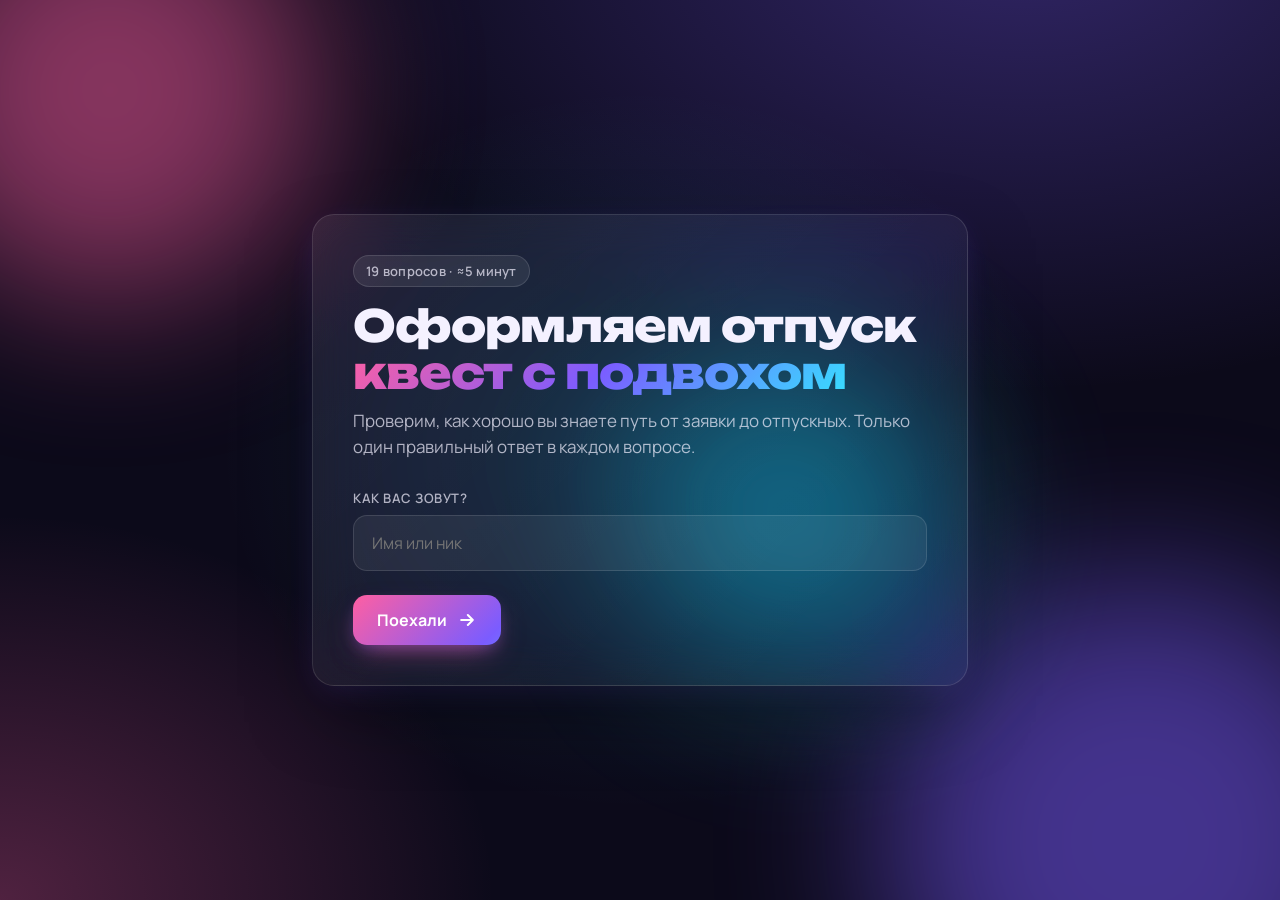
<file: index.html>
<!doctype html>
<html lang="ru">
  <head>
    <meta charset="utf-8" />
    <meta name="viewport" content="width=device-width,initial-scale=1,viewport-fit=cover" />
    <title>Квиз: Оформляем отпуск</title>
    <link rel="preconnect" href="https://fonts.googleapis.com" />
    <link rel="preconnect" href="https://fonts.gstatic.com" crossorigin />
    <link href="https://fonts.googleapis.com/css2?family=Manrope:wght@400;500;600;700;800&family=Unbounded:wght@600;700;800&display=swap" rel="stylesheet" />
    <link rel="stylesheet" href="styles.css" />
  </head>
  <body>
    <div class="bg">
      <div class="blob blob1"></div>
      <div class="blob blob2"></div>
      <div class="blob blob3"></div>
    </div>

    <main id="app" class="app">
      <!-- Экран старта -->
      <section id="screen-start" class="card screen active">
        <div class="badge">19 вопросов · ≈5 минут</div>
        <h1 class="title">
          Оформляем отпуск<br /><span class="title-accent">квест с подвохом</span>
        </h1>
        <p class="subtitle">
          Проверим, как хорошо вы знаете путь от заявки до отпускных. Только один правильный ответ в каждом вопросе.
        </p>
        <label class="field">
          <span class="field-label">Как вас зовут?</span>
          <input
            id="name"
            type="text"
            maxlength="80"
            autocomplete="off"
            placeholder="Имя или ник"
          />
        </label>
        <button id="start-btn" class="btn btn-primary">
          Поехали
          <svg viewBox="0 0 24 24" width="20" height="20" fill="none" stroke="currentColor" stroke-width="2.4" stroke-linecap="round" stroke-linejoin="round"><path d="M5 12h14M13 6l6 6-6 6"/></svg>
        </button>
      </section>

      <!-- Экран вопроса -->
      <section id="screen-quiz" class="card screen">
        <header class="quiz-header">
          <div class="progress">
            <div id="progress-bar" class="progress-bar"></div>
          </div>
          <div class="progress-meta">
            <span id="q-counter">1 / 19</span>
            <span id="score-counter" class="score">0 ✓</span>
          </div>
        </header>

        <h2 id="question-text" class="question"></h2>
        <ul id="options" class="options"></ul>

        <div id="feedback" class="feedback" aria-live="polite"></div>

        <div class="quiz-footer">
          <button id="next-btn" class="btn btn-primary" disabled>
            Дальше
            <svg viewBox="0 0 24 24" width="18" height="18" fill="none" stroke="currentColor" stroke-width="2.4" stroke-linecap="round" stroke-linejoin="round"><path d="M5 12h14M13 6l6 6-6 6"/></svg>
          </button>
        </div>
      </section>

      <!-- Экран финиша -->
      <section id="screen-finish" class="card screen">
        <div id="finish-emoji" class="finish-emoji">🎉</div>
        <h2 id="finish-title" class="title">Готово!</h2>
        <p id="finish-subtitle" class="subtitle"></p>
        <div class="result-big">
          <span id="result-score">0</span><span class="result-total">/ 19</span>
        </div>
        <div class="result-percent" id="result-percent">0%</div>

        <div id="review" class="review"></div>

        <div class="finish-actions">
          <button id="restart-btn" class="btn btn-ghost">Пройти ещё раз</button>
        </div>
      </section>
    </main>

    <!-- Оверлей награды -->
    <div id="award-overlay" class="award-overlay" aria-hidden="true">
      <div class="award-stage">
        <div class="award-glow"></div>
        <div id="award-medal" class="award-medal">
          <div class="award-medal-ring"></div>
          <div class="award-medal-core">
            <span id="award-emoji" class="award-emoji">🏆</span>
          </div>
          <div class="award-ribbon left"></div>
          <div class="award-ribbon right"></div>
        </div>
        <div class="award-text-wrap">
          <div class="award-eyebrow">Вам присвоено звание</div>
          <h2 id="award-title" class="award-title"></h2>
          <p id="award-subtitle" class="award-subtitle"></p>
          <div class="award-score"><span id="award-score-value">0</span> из <span id="award-score-total">19</span></div>
        </div>
        <button id="award-continue" class="btn btn-primary award-continue">
          Посмотреть, где ошибся
        </button>
      </div>
    </div>

    <canvas id="confetti"></canvas>

    <script src="questions.js"></script>
    <script src="app.js"></script>
  </body>
</html>
</file>
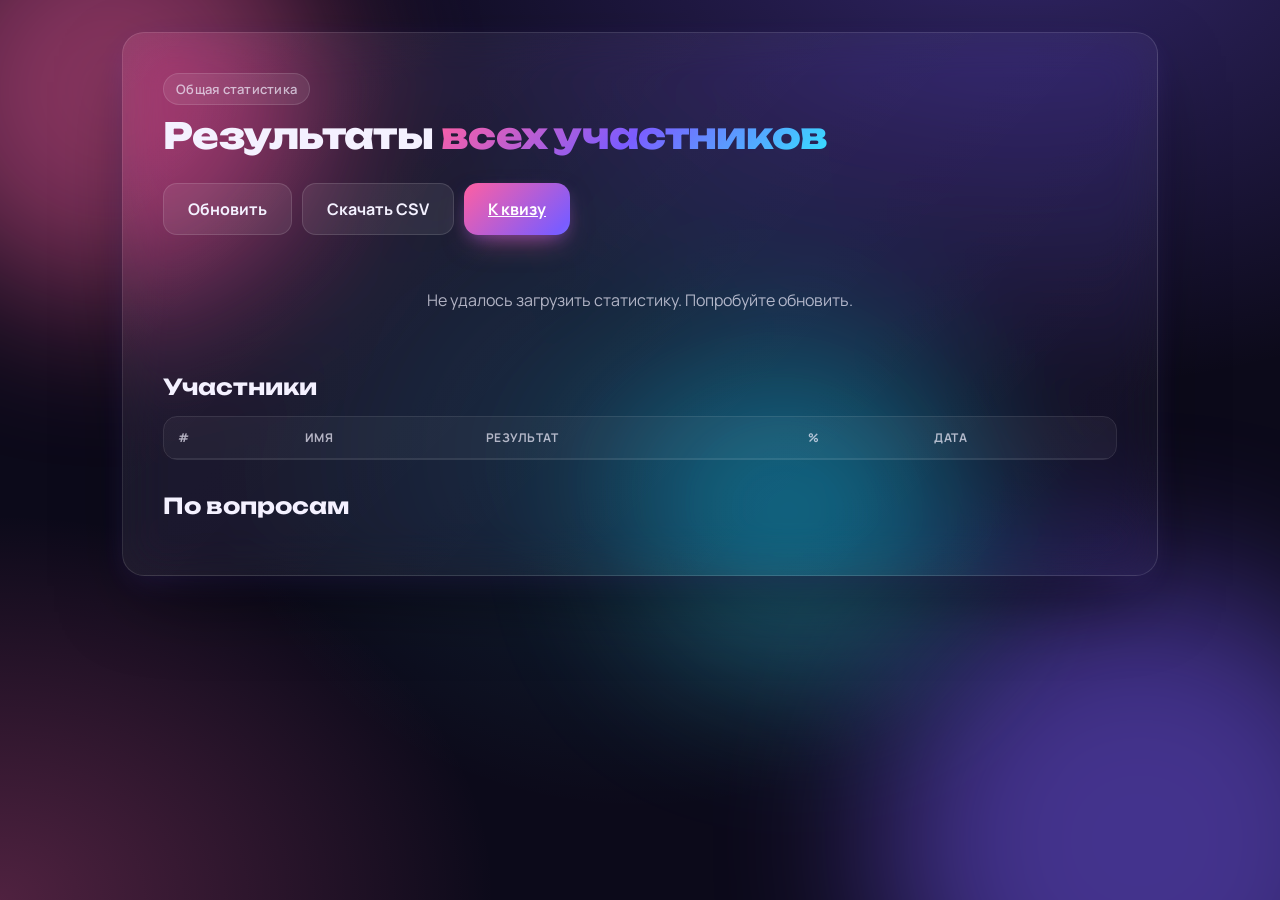
<file: stats.html>
<!doctype html>
<html lang="ru">
  <head>
    <meta charset="utf-8" />
    <meta name="viewport" content="width=device-width,initial-scale=1" />
    <title>Статистика · Викторина по отпускам</title>
    <link rel="preconnect" href="https://fonts.googleapis.com" />
    <link rel="preconnect" href="https://fonts.gstatic.com" crossorigin />
    <link href="https://fonts.googleapis.com/css2?family=Manrope:wght@400;500;600;700;800&family=Unbounded:wght@600;700;800&display=swap" rel="stylesheet" />
    <link rel="stylesheet" href="styles.css" />
    <style>
      .app.wide { max-width: 1100px; align-items: flex-start; padding-top: 32px; padding-bottom: 64px; }
      .stats-header { display: flex; justify-content: space-between; align-items: center; gap: 16px; flex-wrap: wrap; margin-bottom: 24px; }
      .kpi-row { display: grid; grid-template-columns: repeat(auto-fit, minmax(180px, 1fr)); gap: 14px; margin-bottom: 32px; }
      .kpi { background: linear-gradient(135deg, rgba(255,255,255,0.08), rgba(255,255,255,0.03)); border: 1px solid var(--border); border-radius: var(--radius-sm); padding: 18px 20px; backdrop-filter: blur(20px); }
      .kpi-label { font-size: 12px; font-weight: 600; color: var(--text-muted); letter-spacing: 0.04em; text-transform: uppercase; margin-bottom: 6px; }
      .kpi-value { font-family: 'Unbounded', sans-serif; font-size: 36px; font-weight: 800; line-height: 1; background: var(--grad-primary); background-size: 200% 200%; -webkit-background-clip: text; background-clip: text; color: transparent; animation: gradient-shift 5s ease infinite; }
      .section-title { font-family: 'Unbounded', sans-serif; font-size: 22px; font-weight: 700; margin: 32px 0 16px; }
      .table-wrap { overflow-x: auto; border-radius: var(--radius-sm); border: 1px solid var(--border); }
      table { width: 100%; border-collapse: collapse; font-size: 14px; min-width: 560px; }
      th, td { padding: 12px 14px; text-align: left; border-bottom: 1px solid var(--border); }
      th { font-size: 12px; font-weight: 700; text-transform: uppercase; letter-spacing: 0.04em; color: var(--text-muted); background: rgba(255,255,255,0.04); }
      tr:last-child td { border-bottom: none; }
      tr:hover td { background: rgba(255,255,255,0.04); }
      .pill { display: inline-block; padding: 3px 10px; border-radius: 999px; font-weight: 700; font-size: 12px; }
      .pill.green { background: rgba(61,220,151,0.18); color: #b6f5d8; }
      .pill.red { background: rgba(255,94,126,0.18); color: #ffd0d8; }
      .pill.gray { background: rgba(255,255,255,0.08); color: var(--text-muted); }
      .q-card { background: rgba(255,255,255,0.04); border: 1px solid var(--border); border-radius: var(--radius-sm); padding: 18px; margin-bottom: 12px; }
      .q-head { display: flex; justify-content: space-between; gap: 16px; margin-bottom: 10px; align-items: flex-start; flex-wrap: wrap; }
      .q-num { font-weight: 700; color: var(--text-muted); margin-right: 8px; }
      .q-title { font-weight: 700; line-height: 1.4; flex: 1; }
      .opt-row { display: grid; grid-template-columns: 24px 1fr 80px; gap: 10px; align-items: center; padding: 6px 0; font-size: 14px; }
      .opt-letter { width: 22px; height: 22px; border-radius: 6px; background: rgba(255,255,255,0.08); display: grid; place-items: center; font-size: 11px; font-weight: 700; color: var(--text-muted); }
      .opt-row.is-correct .opt-letter { background: var(--grad-success); color: #053b25; }
      .opt-bar-wrap { background: rgba(255,255,255,0.06); border-radius: 6px; height: 8px; overflow: hidden; position: relative; margin-top: 4px; }
      .opt-bar { height: 100%; background: rgba(255,255,255,0.25); border-radius: 6px; transition: width 0.6s; }
      .opt-row.is-correct .opt-bar { background: var(--grad-success); }
      .opt-text { line-height: 1.4; }
      .opt-pct { font-weight: 700; font-size: 13px; text-align: right; color: var(--text-muted); font-variant-numeric: tabular-nums; }
      .top-actions { display: flex; gap: 10px; flex-wrap: wrap; }
      .empty { text-align: center; color: var(--text-muted); padding: 60px 20px; }
      .loading { text-align: center; padding: 30px; color: var(--text-muted); }
    </style>
  </head>
  <body>
    <div class="bg">
      <div class="blob blob1"></div>
      <div class="blob blob2"></div>
      <div class="blob blob3"></div>
    </div>

    <main class="app wide">
      <div class="card" style="width: 100%;">
        <div class="stats-header">
          <div>
            <div class="badge">Общая статистика</div>
            <h1 class="title" style="font-size: clamp(26px, 4vw, 36px); margin-top: 12px;">
              Результаты <span class="title-accent">всех участников</span>
            </h1>
          </div>
          <div class="top-actions">
            <button class="btn btn-ghost" id="refresh">Обновить</button>
            <button class="btn btn-ghost" id="csv">Скачать CSV</button>
            <a class="btn btn-primary" href="index.html">К квизу</a>
          </div>
        </div>

        <div id="loading" class="loading">Загружаем данные…</div>

        <div class="kpi-row" id="kpi-row" style="display:none;"></div>

        <h2 class="section-title">Участники</h2>
        <div class="table-wrap">
          <table id="sessions-table">
            <thead>
              <tr>
                <th>#</th><th>Имя</th><th>Результат</th><th>%</th><th>Дата</th>
              </tr>
            </thead>
            <tbody></tbody>
          </table>
        </div>

        <h2 class="section-title">По вопросам</h2>
        <div id="questions"></div>
      </div>
    </main>

    <script src="questions.js"></script>
    <script>
      // Тот же токен — read-only сценарий тоже требует auth для приватных, но
      // публичные репо читаются без токена. Используем без auth для простоты и кэша.
      const GH_OWNER = 'irazen86';
      const GH_REPO  = 'otpusk-quiz';
      const GH_ISSUE = 1;

      const fmtDate = (s) => {
        if (!s) return '—';
        const d = new Date(s);
        return d.toLocaleString('ru-RU', { day:'2-digit', month:'2-digit', year:'2-digit', hour:'2-digit', minute:'2-digit' });
      };

      function escapeHtml(s) {
        return String(s).replace(/[&<>"']/g, (c) => ({'&':'&amp;','<':'&lt;','>':'&gt;','"':'&quot;',"'":'&#39;'}[c]));
      }

      function parseSessionFromBody(body) {
        // Извлекаем JSON между ```json ... ```
        const m = body.match(/```json\s*([\s\S]*?)\s*```/);
        if (!m) return null;
        try {
          return JSON.parse(m[1]);
        } catch (_) {
          return null;
        }
      }

      let cachedSessions = [];

      async function loadStats() {
        const loading = document.getElementById('loading');
        loading.style.display = 'block';
        loading.textContent = 'Загружаем данные…';
        try {
          // Постранично: до 100 на страницу, проходим все страницы
          const sessions = [];
          for (let page = 1; page <= 20; page++) {
            const url = `https://api.github.com/repos/${GH_OWNER}/${GH_REPO}/issues/${GH_ISSUE}/comments?per_page=100&page=${page}&_=${Date.now()}`;
            const r = await fetch(url, {
              headers: { 'Accept': 'application/vnd.github+json' },
              cache: 'no-store'
            });
            if (!r.ok) throw new Error('HTTP ' + r.status);
            const comments = await r.json();
            if (!comments.length) break;
            comments.forEach((c) => {
              const s = parseSessionFromBody(c.body || '');
              if (s) sessions.push(s);
            });
            if (comments.length < 100) break;
          }
          // Сортировка по дате финиша (свежие сверху)
          sessions.sort((a, b) => new Date(b.finishedAt || 0) - new Date(a.finishedAt || 0));
          cachedSessions = sessions;
          loading.style.display = 'none';
          document.getElementById('kpi-row').style.display = '';
          renderKPIs(sessions);
          renderSessions(sessions);
          renderQuestions(sessions);
        } catch (e) {
          loading.textContent = 'Не удалось загрузить статистику. Попробуйте обновить.';
        }
      }

      function renderKPIs(sessions) {
        const total = sessions.length;
        const totalAnswers = sessions.reduce((s, x) => s + (x.answers ? x.answers.length : 0), 0);
        const totalCorrect = sessions.reduce((s, x) => s + (x.score || 0), 0);
        const accuracy = totalAnswers ? Math.round((totalCorrect / totalAnswers) * 100) : 0;
        const avgScore = total ? (totalCorrect / total).toFixed(1) : '—';
        document.getElementById('kpi-row').innerHTML = `
          <div class="kpi"><div class="kpi-label">Всего прошло</div><div class="kpi-value">${total}</div></div>
          <div class="kpi"><div class="kpi-label">Средний балл</div><div class="kpi-value">${avgScore}</div></div>
          <div class="kpi"><div class="kpi-label">Точность</div><div class="kpi-value">${accuracy}%</div></div>
          <div class="kpi"><div class="kpi-label">Всего ответов</div><div class="kpi-value">${totalAnswers}</div></div>
        `;
      }

      function renderSessions(sessions) {
        const tbody = document.querySelector('#sessions-table tbody');
        if (!sessions.length) {
          tbody.innerHTML = `<tr><td colspan="5" class="empty">Пока никто не проходил</td></tr>`;
          return;
        }
        tbody.innerHTML = sessions.map((s, idx) => {
          const total = s.total || 0;
          const pct = total ? Math.round((s.score / total) * 100) : 0;
          return `<tr>
            <td>${idx + 1}</td>
            <td>${escapeHtml(s.name || '—')}</td>
            <td><strong>${s.score}</strong> / ${total}</td>
            <td><span class="pill ${pct >= 80 ? 'green' : pct >= 50 ? 'gray' : 'red'}">${pct}%</span></td>
            <td>${fmtDate(s.finishedAt || s.startedAt)}</td>
          </tr>`;
        }).join('');
      }

      function renderQuestions(sessions) {
        const QS = window.QUIZ_QUESTIONS || [];
        const wrap = document.getElementById('questions');
        wrap.innerHTML = QS.map((q, idx) => {
          const optsCount = q.options.map(() => 0);
          let total = 0;
          let correctCount = 0;
          sessions.forEach((s) => {
            const a = (s.answers || []).find((x) => x.qIndex === idx);
            if (a && typeof a.chosen === 'number' && a.chosen >= 0 && a.chosen < q.options.length) {
              optsCount[a.chosen]++;
              total++;
              if (a.chosen === q.correct) correctCount++;
            }
          });
          const accuracy = total ? Math.round((correctCount / total) * 100) : 0;
          const optsHtml = q.options.map((opt, i) => {
            const cnt = optsCount[i];
            const pct = total ? Math.round((cnt / total) * 100) : 0;
            return `<div class="opt-row ${i === q.correct ? 'is-correct' : ''}">
              <span class="opt-letter">${'АБВГДЕ'[i]}</span>
              <div>
                <div class="opt-text">${escapeHtml(opt)}</div>
                <div class="opt-bar-wrap"><div class="opt-bar" style="width: ${pct}%"></div></div>
              </div>
              <span class="opt-pct">${pct}% · ${cnt}</span>
            </div>`;
          }).join('');
          return `<div class="q-card">
            <div class="q-head">
              <div class="q-title"><span class="q-num">${idx + 1}.</span>${escapeHtml(q.q)}</div>
              <span class="pill ${accuracy >= 70 ? 'green' : accuracy >= 40 ? 'gray' : 'red'}">${accuracy}% верно · ${total} отв.</span>
            </div>
            ${optsHtml}
          </div>`;
        }).join('');
      }

      function downloadCsv() {
        if (!cachedSessions.length) return;
        const rows = [['#', 'Имя', 'Балл', 'Всего', 'Процент', 'Начало', 'Финиш']];
        cachedSessions.forEach((s, i) => {
          const pct = s.total ? Math.round((s.score / s.total) * 100) + '%' : '0%';
          rows.push([i + 1, s.name, s.score, s.total, pct, s.startedAt || '', s.finishedAt || '']);
        });
        const csv = rows.map((r) => r.map((c) => `"${String(c).replace(/"/g, '""')}"`).join(',')).join('\n');
        const blob = new Blob(['\uFEFF' + csv], { type: 'text/csv;charset=utf-8;' });
        const url = URL.createObjectURL(blob);
        const a = document.createElement('a');
        a.href = url;
        a.download = `quiz-results-${new Date().toISOString().slice(0,10)}.csv`;
        a.click();
        URL.revokeObjectURL(url);
      }

      document.getElementById('refresh').addEventListener('click', loadStats);
      document.getElementById('csv').addEventListener('click', downloadCsv);
      loadStats();
    </script>
  </body>
</html>
</file>
<file: styles.css>
/* ============ Базовая палитра ============ */
:root {
  --bg-0: #0c0a1a;
  --bg-1: #14102a;
  --surface: rgba(255, 255, 255, 0.06);
  --surface-strong: rgba(255, 255, 255, 0.1);
  --border: rgba(255, 255, 255, 0.12);
  --text: #f4f1ff;
  --text-muted: rgba(244, 241, 255, 0.7);
  --text-faint: rgba(244, 241, 255, 0.45);

  --accent: #ff5fa2;       /* розовая фуксия */
  --accent-2: #7b5cff;     /* фиолет */
  --accent-3: #36e0ff;     /* бирюза */
  --success: #3ddc97;
  --error: #ff5e7e;

  --grad-primary: linear-gradient(135deg, #ff5fa2 0%, #7b5cff 50%, #36e0ff 100%);
  --grad-success: linear-gradient(135deg, #3ddc97 0%, #36e0ff 100%);
  --grad-error: linear-gradient(135deg, #ff5e7e 0%, #ff8a3d 100%);

  --radius: 22px;
  --radius-sm: 14px;

  --shadow-card: 0 30px 80px -20px rgba(0, 0, 0, 0.55),
    0 8px 32px -8px rgba(123, 92, 255, 0.25);
}

* { box-sizing: border-box; }

html, body {
  margin: 0;
  padding: 0;
  min-height: 100%;
  font-family: 'Manrope', system-ui, -apple-system, sans-serif;
  background: var(--bg-0);
  color: var(--text);
  -webkit-font-smoothing: antialiased;
  -moz-osx-font-smoothing: grayscale;
  overflow-x: hidden;
}

body {
  min-height: 100vh;
  background:
    radial-gradient(1200px 800px at 80% -10%, rgba(123, 92, 255, 0.35), transparent 60%),
    radial-gradient(900px 700px at 0% 100%, rgba(255, 95, 162, 0.28), transparent 55%),
    radial-gradient(700px 600px at 50% 50%, rgba(54, 224, 255, 0.12), transparent 60%),
    var(--bg-0);
}

/* ============ Фоновые "блобы" ============ */
.bg {
  position: fixed;
  inset: 0;
  pointer-events: none;
  overflow: hidden;
  z-index: 0;
}
.blob {
  position: absolute;
  border-radius: 50%;
  filter: blur(80px);
  opacity: 0.5;
  animation: float 18s ease-in-out infinite;
}
.blob1 { width: 420px; height: 420px; background: #ff5fa2; top: -120px; left: -100px; }
.blob2 { width: 520px; height: 520px; background: #7b5cff; bottom: -200px; right: -120px; animation-delay: -4s; animation-duration: 22s; }
.blob3 { width: 320px; height: 320px; background: #36e0ff; top: 40%; left: 50%; opacity: 0.35; animation-delay: -8s; animation-duration: 26s; }

@keyframes float {
  0%, 100% { transform: translate(0, 0) scale(1); }
  33% { transform: translate(40px, -30px) scale(1.05); }
  66% { transform: translate(-30px, 40px) scale(0.95); }
}

/* ============ Основной контейнер ============ */
.app {
  position: relative;
  z-index: 1;
  max-width: 720px;
  margin: 0 auto;
  padding: clamp(20px, 4vw, 48px) clamp(16px, 4vw, 32px);
  min-height: 100vh;
  display: flex;
  align-items: center;
  justify-content: center;
}

.card {
  width: 100%;
  background: linear-gradient(135deg, rgba(255,255,255,0.08), rgba(255,255,255,0.03));
  border: 1px solid var(--border);
  backdrop-filter: blur(24px) saturate(140%);
  -webkit-backdrop-filter: blur(24px) saturate(140%);
  border-radius: var(--radius);
  padding: clamp(24px, 4vw, 40px);
  box-shadow: var(--shadow-card);
}

/* Экраны */
.screen { display: none; animation: screen-in 0.5s cubic-bezier(0.2, 0.8, 0.2, 1); }
.screen.active { display: block; }
@keyframes screen-in {
  from { opacity: 0; transform: translateY(16px); }
  to { opacity: 1; transform: translateY(0); }
}

/* ============ Типографика ============ */
.title {
  font-family: 'Unbounded', 'Manrope', sans-serif;
  font-size: clamp(28px, 5vw, 44px);
  font-weight: 800;
  line-height: 1.05;
  letter-spacing: -0.02em;
  margin: 16px 0 12px;
}
.title-accent {
  background: var(--grad-primary);
  -webkit-background-clip: text;
  background-clip: text;
  color: transparent;
}
.subtitle {
  color: var(--text-muted);
  font-size: clamp(15px, 1.6vw, 17px);
  line-height: 1.55;
  margin: 0 0 28px;
}
.badge {
  display: inline-block;
  padding: 6px 12px;
  border-radius: 999px;
  background: rgba(255, 255, 255, 0.08);
  border: 1px solid var(--border);
  font-size: 13px;
  font-weight: 600;
  color: var(--text-muted);
  letter-spacing: 0.02em;
}

/* ============ Поле ввода ============ */
.field {
  display: block;
  margin-bottom: 24px;
}
.field-label {
  display: block;
  font-size: 13px;
  font-weight: 600;
  color: var(--text-muted);
  letter-spacing: 0.04em;
  text-transform: uppercase;
  margin-bottom: 8px;
}
.field input {
  width: 100%;
  padding: 16px 18px;
  font: inherit;
  font-size: 16px;
  color: var(--text);
  background: rgba(255, 255, 255, 0.06);
  border: 1.5px solid var(--border);
  border-radius: var(--radius-sm);
  outline: none;
  transition: border-color 0.2s, background 0.2s, box-shadow 0.2s;
}
.field input:focus {
  border-color: var(--accent);
  background: rgba(255, 255, 255, 0.1);
  box-shadow: 0 0 0 4px rgba(255, 95, 162, 0.18);
}

/* ============ Кнопки ============ */
.btn {
  display: inline-flex;
  align-items: center;
  justify-content: center;
  gap: 10px;
  padding: 14px 24px;
  font: inherit;
  font-weight: 700;
  font-size: 16px;
  border: none;
  border-radius: var(--radius-sm);
  cursor: pointer;
  transition: transform 0.15s, box-shadow 0.2s, opacity 0.2s;
  user-select: none;
}
.btn:active { transform: translateY(1px) scale(0.99); }
.btn:disabled { opacity: 0.4; cursor: not-allowed; }

.btn-primary {
  color: white;
  background: var(--grad-primary);
  background-size: 180% 180%;
  box-shadow: 0 12px 30px -10px rgba(255, 95, 162, 0.55),
    0 6px 16px -6px rgba(123, 92, 255, 0.5);
  animation: gradient-shift 6s ease infinite;
}
.btn-primary:not(:disabled):hover {
  transform: translateY(-2px);
  box-shadow: 0 16px 40px -10px rgba(255, 95, 162, 0.65),
    0 10px 22px -6px rgba(123, 92, 255, 0.55);
}
@keyframes gradient-shift {
  0%, 100% { background-position: 0% 50%; }
  50% { background-position: 100% 50%; }
}

.btn-ghost {
  background: rgba(255, 255, 255, 0.08);
  color: var(--text);
  border: 1px solid var(--border);
}
.btn-ghost:hover { background: rgba(255, 255, 255, 0.12); }

/* ============ Шапка квиза ============ */
.quiz-header { margin-bottom: 24px; }
.progress {
  height: 8px;
  background: rgba(255, 255, 255, 0.08);
  border-radius: 999px;
  overflow: hidden;
}
.progress-bar {
  height: 100%;
  width: 0%;
  background: var(--grad-primary);
  background-size: 200% 100%;
  border-radius: 999px;
  transition: width 0.6s cubic-bezier(0.2, 0.8, 0.2, 1);
  animation: gradient-shift 4s ease infinite;
}
.progress-meta {
  display: flex;
  justify-content: space-between;
  margin-top: 10px;
  font-size: 13px;
  font-weight: 600;
  color: var(--text-muted);
}
.score { color: var(--success); }

/* ============ Вопрос и варианты ============ */
.question {
  font-family: 'Unbounded', 'Manrope', sans-serif;
  font-size: clamp(20px, 2.6vw, 26px);
  font-weight: 700;
  line-height: 1.3;
  margin: 0 0 24px;
  letter-spacing: -0.01em;
}

.options {
  list-style: none;
  margin: 0 0 16px;
  padding: 0;
  display: flex;
  flex-direction: column;
  gap: 10px;
}
.option {
  position: relative;
  display: flex;
  align-items: center;
  gap: 14px;
  width: 100%;
  padding: 16px 18px;
  background: rgba(255, 255, 255, 0.05);
  border: 1.5px solid var(--border);
  border-radius: var(--radius-sm);
  color: var(--text);
  font: inherit;
  font-size: 15.5px;
  line-height: 1.45;
  text-align: left;
  cursor: pointer;
  transition: transform 0.15s, background 0.2s, border-color 0.2s, box-shadow 0.2s;
}
.option:hover:not(:disabled):not(.locked) {
  transform: translateX(4px);
  background: rgba(255, 255, 255, 0.09);
  border-color: rgba(255, 255, 255, 0.22);
}
.option:disabled, .option.locked { cursor: default; }

.option-letter {
  flex-shrink: 0;
  width: 32px;
  height: 32px;
  display: grid;
  place-items: center;
  border-radius: 10px;
  background: rgba(255, 255, 255, 0.08);
  border: 1px solid var(--border);
  font-weight: 700;
  font-size: 14px;
  color: var(--text-muted);
  transition: all 0.2s;
}
.option-text { flex: 1; }

.option.correct {
  background: linear-gradient(135deg, rgba(61, 220, 151, 0.18), rgba(54, 224, 255, 0.12));
  border-color: rgba(61, 220, 151, 0.6);
  box-shadow: 0 0 0 4px rgba(61, 220, 151, 0.15),
    0 12px 30px -10px rgba(61, 220, 151, 0.45);
  animation: pop-correct 0.5s cubic-bezier(0.2, 0.8, 0.2, 1);
}
.option.correct .option-letter {
  background: var(--grad-success);
  border-color: transparent;
  color: #053b25;
}
.option.wrong {
  background: linear-gradient(135deg, rgba(255, 94, 126, 0.18), rgba(255, 138, 61, 0.1));
  border-color: rgba(255, 94, 126, 0.55);
  animation: shake 0.5s cubic-bezier(0.36, 0.07, 0.19, 0.97);
}
.option.wrong .option-letter {
  background: var(--grad-error);
  border-color: transparent;
  color: white;
}
.option.faded { opacity: 0.45; }

@keyframes pop-correct {
  0% { transform: scale(1); }
  40% { transform: scale(1.03); }
  100% { transform: scale(1); }
}
@keyframes shake {
  0%, 100% { transform: translateX(0); }
  20%, 60% { transform: translateX(-6px); }
  40%, 80% { transform: translateX(6px); }
}

/* ============ Фидбек ============ */
.feedback {
  min-height: 0;
  margin: 0;
  border-radius: var(--radius-sm);
  font-weight: 600;
  font-size: 15px;
  line-height: 1.5;
  overflow: hidden;
  transition: all 0.4s cubic-bezier(0.2, 0.8, 0.2, 1);
}
.feedback.show {
  margin: 16px 0 0;
  padding: 16px 18px;
}
.feedback.correct {
  background: linear-gradient(135deg, rgba(61, 220, 151, 0.15), rgba(54, 224, 255, 0.1));
  border: 1px solid rgba(61, 220, 151, 0.35);
  color: #b6f5d8;
}
.feedback.wrong {
  background: linear-gradient(135deg, rgba(255, 94, 126, 0.15), rgba(255, 138, 61, 0.08));
  border: 1px solid rgba(255, 94, 126, 0.35);
  color: #ffd0d8;
}
.feedback-emoji {
  font-size: 24px;
  margin-right: 8px;
  display: inline-block;
  animation: pop-in 0.5s cubic-bezier(0.34, 1.56, 0.64, 1);
}
.feedback-title { font-size: 17px; font-weight: 800; margin-right: 4px; }
.feedback-meta {
  display: block;
  margin-top: 6px;
  font-size: 13px;
  font-weight: 500;
  color: var(--text-muted);
}
@keyframes pop-in {
  0% { transform: scale(0) rotate(-30deg); opacity: 0; }
  60% { transform: scale(1.2) rotate(8deg); }
  100% { transform: scale(1) rotate(0); opacity: 1; }
}

.quiz-footer {
  display: flex;
  justify-content: flex-end;
  margin-top: 22px;
}

/* ============ Финиш ============ */
.finish-emoji {
  font-size: 72px;
  text-align: center;
  margin-bottom: 8px;
  animation: bounce-in 0.7s cubic-bezier(0.34, 1.56, 0.64, 1);
}
@keyframes bounce-in {
  0% { transform: scale(0); opacity: 0; }
  60% { transform: scale(1.15); }
  100% { transform: scale(1); opacity: 1; }
}
#screen-finish .title { text-align: center; }
#screen-finish .subtitle { text-align: center; }

.result-big {
  text-align: center;
  font-family: 'Unbounded', 'Manrope', sans-serif;
  font-size: clamp(56px, 10vw, 88px);
  font-weight: 800;
  line-height: 1;
  margin: 18px 0 4px;
  letter-spacing: -0.04em;
}
.result-big > span:first-child {
  background: var(--grad-primary);
  background-size: 200% 200%;
  -webkit-background-clip: text;
  background-clip: text;
  color: transparent;
  animation: gradient-shift 5s ease infinite;
}
.result-total { color: var(--text-faint); font-size: 0.6em; margin-left: 8px; }
.result-percent {
  text-align: center;
  font-weight: 700;
  font-size: 18px;
  color: var(--text-muted);
  margin-bottom: 28px;
}

/* ============ Разбор ответов ============ */
.review {
  display: flex;
  flex-direction: column;
  gap: 12px;
  margin-bottom: 24px;
}
.review-item {
  background: rgba(255, 255, 255, 0.04);
  border: 1px solid var(--border);
  border-left: 3px solid var(--text-faint);
  border-radius: var(--radius-sm);
  padding: 14px 16px;
}
.review-item.correct { border-left-color: var(--success); }
.review-item.wrong { border-left-color: var(--error); }
.review-q {
  font-weight: 700;
  font-size: 14px;
  margin-bottom: 8px;
  line-height: 1.4;
}
.review-q-num {
  display: inline-block;
  width: 22px;
  height: 22px;
  margin-right: 8px;
  background: rgba(255, 255, 255, 0.08);
  border-radius: 6px;
  font-size: 12px;
  font-weight: 700;
  text-align: center;
  line-height: 22px;
  color: var(--text-muted);
}
.review-line {
  display: block;
  font-size: 13.5px;
  line-height: 1.45;
  margin-top: 4px;
  color: var(--text-muted);
}
.review-line.right-answer { color: #b6f5d8; }
.review-line.your-wrong { color: #ffd0d8; }
.review-line strong { color: var(--text); font-weight: 700; }

.finish-actions {
  display: flex;
  justify-content: center;
  gap: 12px;
  flex-wrap: wrap;
}

/* ============ Конфетти ============ */
#confetti {
  position: fixed;
  inset: 0;
  pointer-events: none;
  z-index: 100;
}

/* ============ Большая celebration-анимация ============ */
.celebrate {
  position: fixed;
  top: 50%;
  left: 50%;
  transform: translate(-50%, -50%);
  z-index: 99;
  pointer-events: none;
  font-family: 'Unbounded', sans-serif;
  font-size: clamp(40px, 8vw, 72px);
  font-weight: 800;
  text-align: center;
  background: var(--grad-primary);
  background-size: 200% 200%;
  -webkit-background-clip: text;
  background-clip: text;
  color: transparent;
  text-shadow: 0 0 60px rgba(255, 95, 162, 0.4);
  animation: celebrate-pop 1.4s cubic-bezier(0.34, 1.56, 0.64, 1) forwards,
    gradient-shift 1.4s ease infinite;
  white-space: nowrap;
}
@keyframes celebrate-pop {
  0%   { transform: translate(-50%, -50%) scale(0)   rotate(-15deg); opacity: 0; }
  20%  { transform: translate(-50%, -50%) scale(1.1) rotate(4deg);  opacity: 1; }
  40%  { transform: translate(-50%, -50%) scale(1)   rotate(-2deg); }
  80%  { transform: translate(-50%, -50%) scale(1)   rotate(0);     opacity: 1; }
  100% { transform: translate(-50%, -50%) scale(1.4) rotate(0);     opacity: 0; }
}

/* prefers-reduced-motion */
@media (prefers-reduced-motion: reduce) {
  *, *::before, *::after {
    animation-duration: 0.01ms !important;
    animation-iteration-count: 1 !important;
    transition-duration: 0.01ms !important;
  }
}

/* Mobile */
@media (max-width: 480px) {
  .app { padding: 16px; }
  .card { padding: 20px; }
  .option { padding: 14px 14px; font-size: 14.5px; gap: 10px; }
  .option-letter { width: 28px; height: 28px; font-size: 13px; }
  .btn { width: 100%; padding: 14px 18px; }
  .quiz-footer { justify-content: stretch; }
}

/* ============ Оверлей награждения ============ */
.award-overlay {
  position: fixed;
  inset: 0;
  z-index: 100;
  display: none;
  align-items: center;
  justify-content: center;
  padding: 24px;
  background: radial-gradient(ellipse at center, rgba(20,10,40,0.85) 0%, rgba(8,4,20,0.96) 80%);
  backdrop-filter: blur(12px);
  -webkit-backdrop-filter: blur(12px);
  opacity: 0;
  transition: opacity 0.4s ease;
}
.award-overlay.show {
  display: flex;
  opacity: 1;
}
.award-stage {
  position: relative;
  text-align: center;
  max-width: 520px;
  width: 100%;
}
.award-glow {
  position: absolute;
  top: -20%;
  left: 50%;
  width: 140%;
  height: 140%;
  transform: translate(-50%, 0);
  background: radial-gradient(circle, rgba(255,95,162,0.35) 0%, rgba(123,92,255,0.18) 35%, transparent 65%);
  filter: blur(40px);
  pointer-events: none;
  animation: award-glow-pulse 2.6s ease-in-out infinite;
}
@keyframes award-glow-pulse {
  0%, 100% { opacity: 0.7; transform: translate(-50%, 0) scale(1); }
  50%      { opacity: 1;   transform: translate(-50%, 0) scale(1.08); }
}

/* Медаль */
.award-medal {
  position: relative;
  width: 180px;
  height: 180px;
  margin: 0 auto 28px;
  opacity: 0;
  transform: scale(0.2) rotate(-180deg);
}
.award-overlay.show .award-medal {
  animation: award-medal-pop 1.1s cubic-bezier(0.34, 1.56, 0.64, 1) 0.15s forwards;
}
@keyframes award-medal-pop {
  0%   { opacity: 0; transform: scale(0.2) rotate(-180deg); }
  60%  { opacity: 1; transform: scale(1.15) rotate(15deg); }
  80%  {             transform: scale(0.95) rotate(-5deg); }
  100% { opacity: 1; transform: scale(1)    rotate(0deg); }
}
.award-medal-ring {
  position: absolute;
  inset: 0;
  border-radius: 50%;
  background: var(--grad-primary);
  background-size: 220% 220%;
  animation: gradient-shift 3.5s ease infinite;
  box-shadow:
    0 0 60px rgba(255, 95, 162, 0.55),
    0 0 100px rgba(123, 92, 255, 0.35),
    inset 0 0 30px rgba(255, 255, 255, 0.25);
}
.award-medal-ring::before {
  content: "";
  position: absolute;
  inset: -8px;
  border-radius: 50%;
  border: 2px solid rgba(255, 255, 255, 0.25);
  animation: award-spin 8s linear infinite;
}
.award-medal-ring::after {
  content: "";
  position: absolute;
  inset: 4px;
  border-radius: 50%;
  border: 2px dashed rgba(255, 255, 255, 0.35);
  animation: award-spin 14s linear infinite reverse;
}
@keyframes award-spin {
  to { transform: rotate(360deg); }
}
.award-medal-core {
  position: absolute;
  inset: 18px;
  border-radius: 50%;
  background: linear-gradient(135deg, #1a0d34, #2a1660);
  display: grid;
  place-items: center;
  box-shadow: inset 0 4px 20px rgba(0,0,0,0.6), inset 0 -4px 20px rgba(255,255,255,0.08);
}
.award-emoji {
  font-size: 80px;
  line-height: 1;
  filter: drop-shadow(0 4px 12px rgba(0,0,0,0.5));
  animation: award-emoji-float 2.6s ease-in-out infinite;
}
@keyframes award-emoji-float {
  0%, 100% { transform: translateY(0) rotate(0deg); }
  50%      { transform: translateY(-6px) rotate(-3deg); }
}

/* Ленты медали */
.award-ribbon {
  position: absolute;
  top: 70%;
  width: 28px;
  height: 80px;
  background: var(--grad-primary);
  background-size: 200% 200%;
  animation: gradient-shift 3.5s ease infinite;
  opacity: 0;
}
.award-overlay.show .award-ribbon {
  animation: gradient-shift 3.5s ease infinite, ribbon-drop 0.6s cubic-bezier(0.4, 0, 0.2, 1) 0.9s forwards;
}
.award-ribbon.left {
  left: 32px;
  transform: rotate(15deg);
  clip-path: polygon(0 0, 100% 0, 100% 100%, 50% 80%, 0 100%);
}
.award-ribbon.right {
  right: 32px;
  transform: rotate(-15deg);
  clip-path: polygon(0 0, 100% 0, 100% 100%, 50% 80%, 0 100%);
}
@keyframes ribbon-drop {
  from { opacity: 0; transform: var(--ribbon-rotate, rotate(0)) translateY(-30px); }
  to   { opacity: 0.9; }
}

/* Текст */
.award-text-wrap {
  opacity: 0;
  transform: translateY(20px);
}
.award-overlay.show .award-text-wrap {
  animation: award-text-in 0.6s cubic-bezier(0.4, 0, 0.2, 1) 0.7s forwards;
}
@keyframes award-text-in {
  to { opacity: 1; transform: translateY(0); }
}
.award-eyebrow {
  font-size: 12px;
  font-weight: 700;
  letter-spacing: 0.18em;
  text-transform: uppercase;
  color: rgba(255,255,255,0.65);
  margin-bottom: 12px;
}
.award-title {
  font-family: 'Unbounded', sans-serif;
  font-size: clamp(26px, 5vw, 40px);
  font-weight: 800;
  line-height: 1.15;
  margin: 0 0 14px;
  background: var(--grad-primary);
  background-size: 200% 200%;
  -webkit-background-clip: text;
  background-clip: text;
  color: transparent;
  animation: gradient-shift 4s ease infinite;
}
.award-subtitle {
  font-size: 16px;
  line-height: 1.5;
  color: var(--text-muted);
  margin: 0 auto 20px;
  max-width: 440px;
}
.award-score {
  display: inline-block;
  padding: 8px 18px;
  border-radius: 999px;
  background: rgba(255,255,255,0.08);
  border: 1px solid var(--border);
  font-weight: 700;
  font-size: 15px;
  margin-bottom: 28px;
}
.award-score #award-score-value {
  font-family: 'Unbounded', sans-serif;
  font-size: 18px;
  background: var(--grad-success);
  -webkit-background-clip: text;
  background-clip: text;
  color: transparent;
}

.award-continue {
  opacity: 0;
  transform: translateY(20px);
}
.award-overlay.show .award-continue {
  animation: award-text-in 0.5s cubic-bezier(0.4, 0, 0.2, 1) 1.4s forwards;
}

@media (max-width: 540px) {
  .award-medal { width: 140px; height: 140px; }
  .award-emoji { font-size: 60px; }
  .award-ribbon { width: 22px; height: 60px; }
  .award-ribbon.left  { left: 22px; }
  .award-ribbon.right { right: 22px; }
}
</file>
